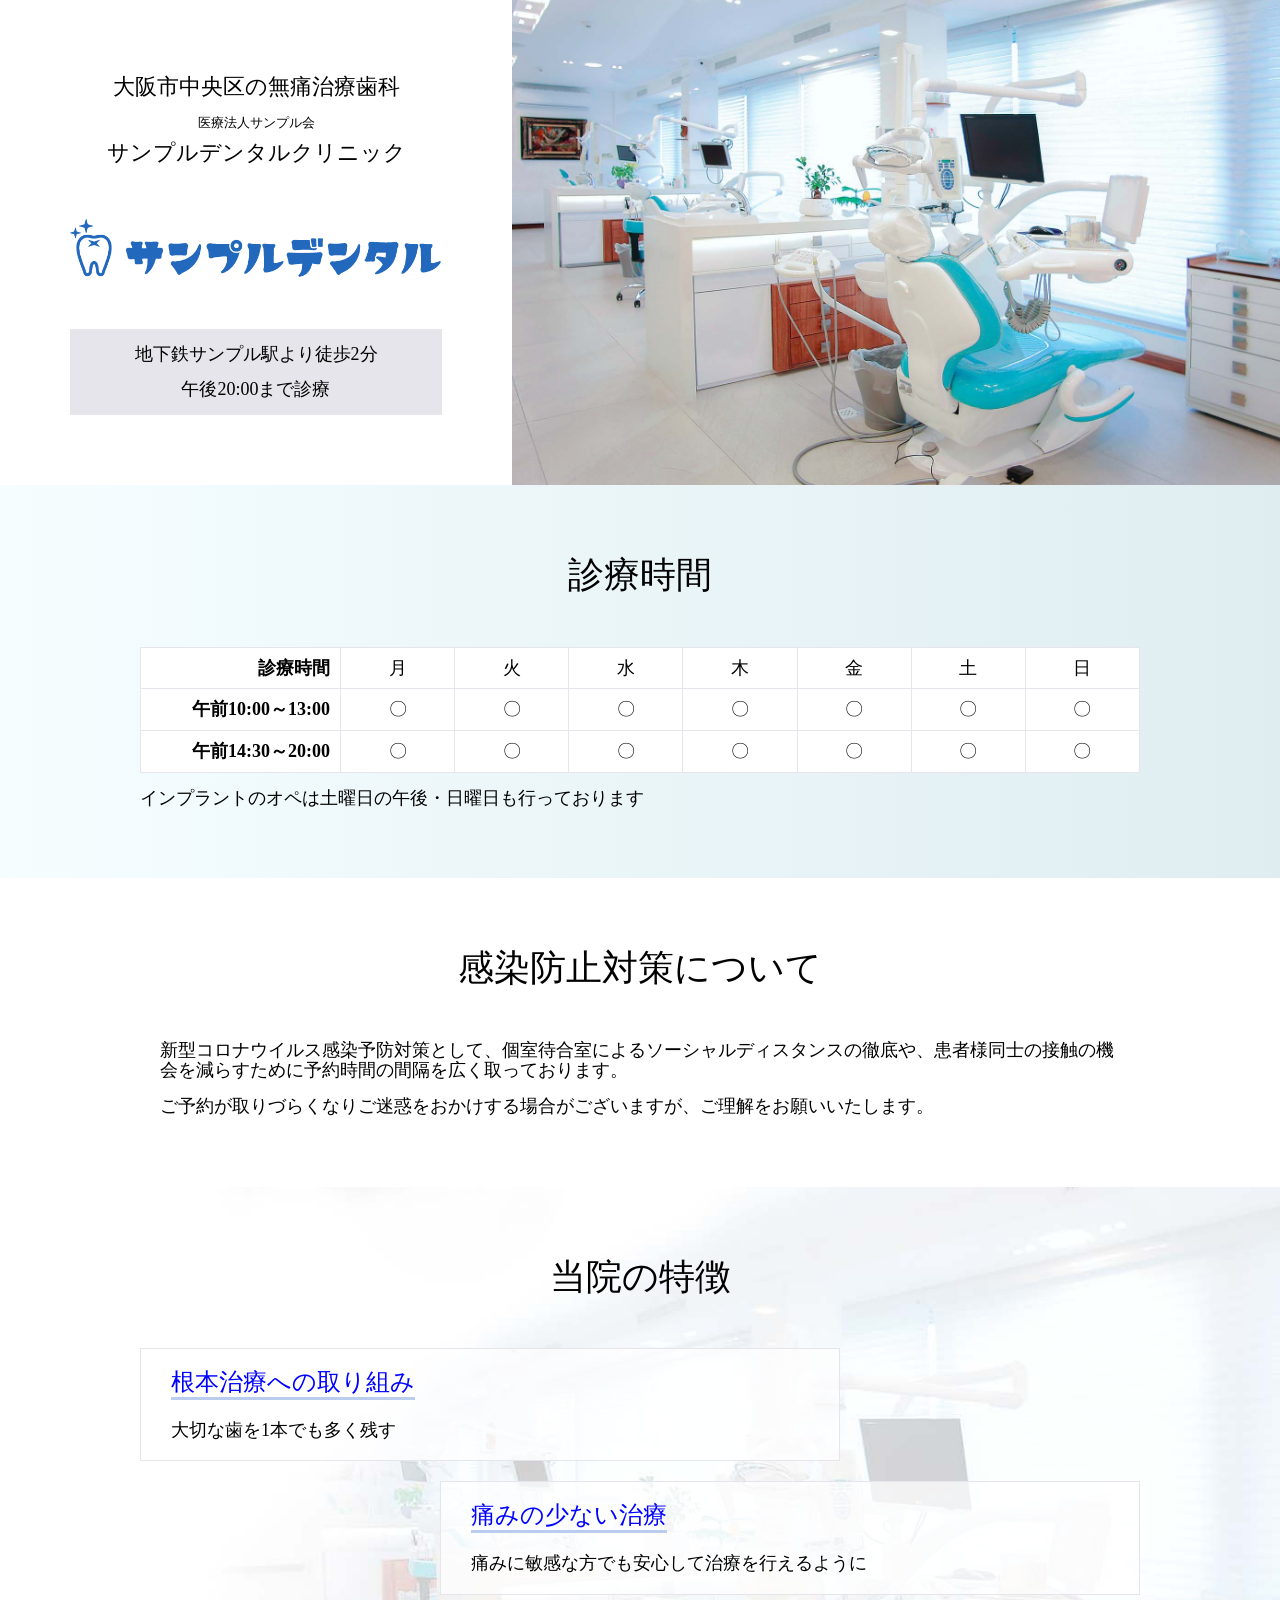
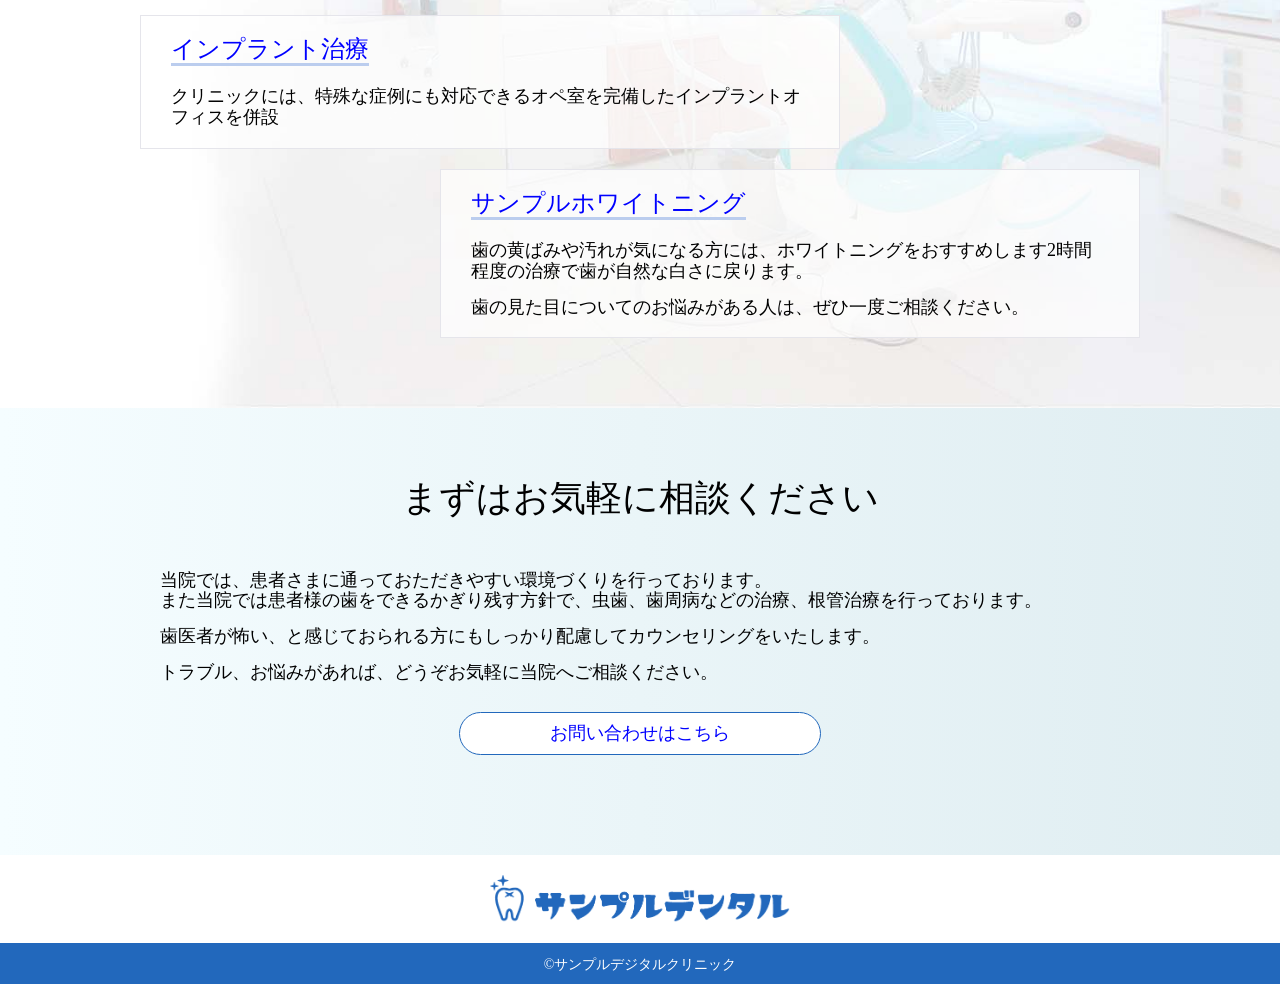
<file: assets/works/dentarukurinikku/index.html>
<!DOCTYPE html>
<html lang="ja">

<head>
    <meta charset="UTF-8">
    <meta name="viewport" content="width=device-width, initial-scale=1.0">
    <title>デンタルクリニック</title>
    <!-- リセット -->
    <link rel="stylesheet" href="access/css/destyle.css">

    <link rel="stylesheet" href="access/css/style.css">
</head>

<body>
    <header>
        <div class="title">
            <h1>大阪市中央区の無痛治療歯科<br>
                <span>医療法人サンプル会</span><br>
                サンプルデンタルクリニック
            </h1>
            <img src="access/img/logo.png" alt="ロゴ">
            <div class="toho">
                <p>地下鉄サンプル駅より徒歩2分</p>
                <p>午後20:00まで診療</p>
            </div>
        </div>
        <div class="KV"></div>
    </header>
    <main>
        <section class="zikan">
            <div class="inare">
                <h2>診療時間</h2>
                <table class="timeline">
                    <tr>
                        <th>診療時間</th>
                        <td>月</td>
                        <td>火</td>
                        <td>水</td>
                        <td>木</td>
                        <td>金</td>
                        <td>土</td>
                        <td>日</td>
                    </tr>
                    <tr>
                        <th>午前10:00～13:00</th>
                        <td>〇</td>
                        <td>〇</td>
                        <td>〇</td>
                        <td>〇</td>
                        <td>〇</td>
                        <td>〇</td>
                        <td>〇</td>
                    </tr>
                    <tr>
                        <th>午前14:30～20:00</th>
                        <td>〇</td>
                        <td>〇</td>
                        <td>〇</td>
                        <td>〇</td>
                        <td>〇</td>
                        <td>〇</td>
                        <td>〇</td>
                    </tr>
                </table>
                <p>インプラントのオペは土曜日の午後・日曜日も行っております</p>
            </div>
        </section>
        <section class="bousi">
            <div class="inare">
                <div class="inare-in">
                    <h2>感染防止対策について</h2>
                    <p>新型コロナウイルス感染予防対策として、個室待合室によるソーシャルディスタンスの徹底や、患者様同士の接触の機会を減らすために予約時間の間隔を広く取っております。</p>
                    <p>ご予約が取りづらくなりご迷惑をおかけする場合がございますが、ご理解をお願いいたします。</p>
                </div>
            </div>
        </section>
        <section class="tokutyou">
            <div class="inare">
                <h2>当院の特徴</h2>
                <ul>
                    <li>
                        <section>
                            <h3>根本治療への取り組み</h3>
                            <p>大切な歯を1本でも多く残す</p>
                        </section>
                    </li>
                    <li>
                        <section>
                            <h3>痛みの少ない治療</h3>
                            <p>痛みに敏感な方でも安心して治療を行えるように</p>
                        </section>
                    </li>
                    <li>
                        <section>
                            <h3>インプラント治療</h3>
                            <p>クリニックには、特殊な症例にも対応できるオペ室を完備したインプラントオフィスを併設</p>
                        </section>
                    </li>
                    <li>
                        <section>
                            <h3>サンプルホワイトニング</h3>
                            <p>歯の黄ばみや汚れが気になる方には、ホワイトニングをおすすめします2時間程度の治療で歯が自然な白さに戻ります。</p>
                            <p>歯の見た目についてのお悩みがある人は、ぜひ一度ご相談ください。</p>
                        </section>
                    </li>
                </ul>
            </div>
        </section>
        <section class="soudan">
            <div class="inare">
                <div class="inare-in">
                    <h2>まずはお気軽に相談ください</h2>
                    <p>当院では、患者さまに通っておただきやすい環境づくりを行っております。<br>
                        また当院では患者様の歯をできるかぎり残す方針で、虫歯、歯周病などの治療、根管治療を行っております。</p>
                    <p>歯医者が怖い、と感じておられる方にもしっかり配慮してカウンセリングをいたします。</p>
                    <p>トラブル、お悩みがあれば、どうぞお気軽に当院へご相談ください。</p>
                    <div class="contact">
                        <a href="#">お問い合わせはこちら</a>
                    </div>
                </div>
            </div>
        </section>
    </main>
    <footer>
        <div class="logo">
            <img src="access/img/logo.png" alt="ロゴ">
        </div>
        <div class="cpr">
            <small>©サンプルデジタルクリニック</small>
        </div>
    </footer>
</body>

</html>
</file>
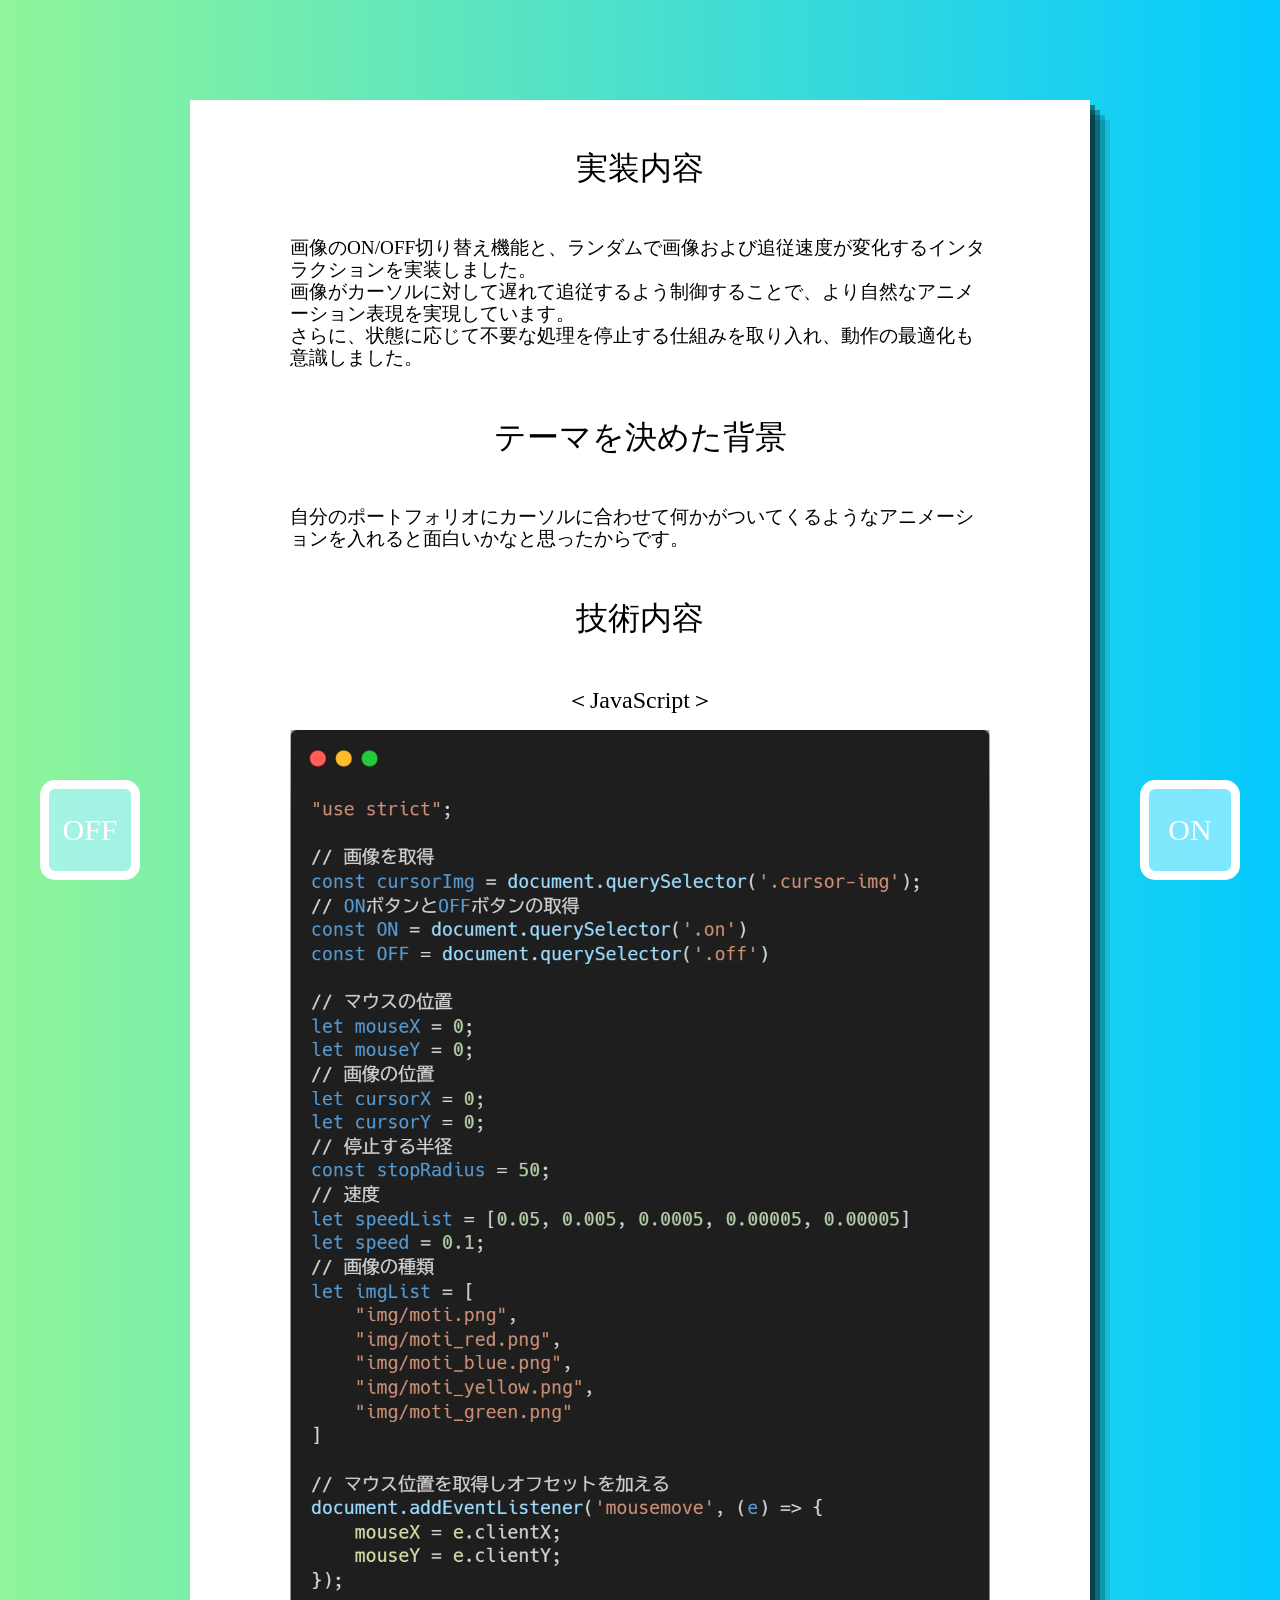
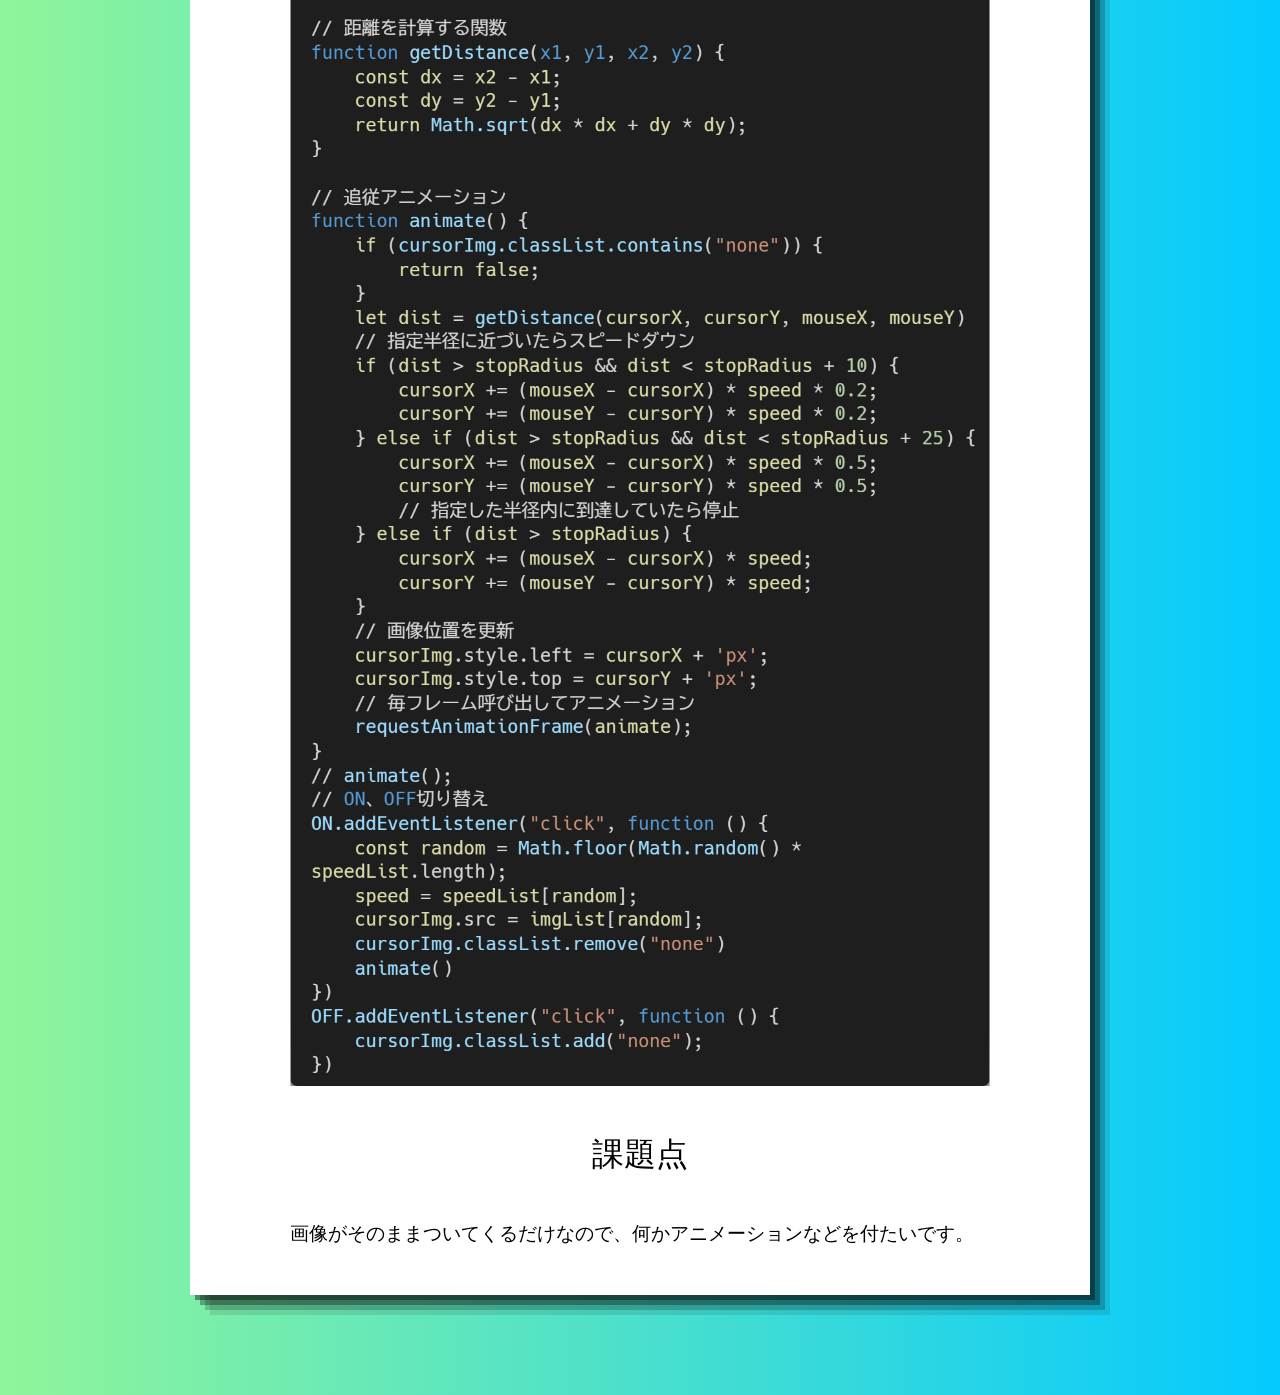
<file: assets/works/morning/index.html>
<!DOCTYPE html>
<html lang="ja">

<head>
    <meta charset="UTF-8">
    <meta name="viewport" content="width=device-width, initial-scale=1.0">
    <title>Document</title>

    <!-- リセット -->
    <link rel="stylesheet" href="css/destyle.css">
    <!-- カーソル -->
    <link rel="stylesheet" href="css/cursor.css">

    <link rel="stylesheet" href="css/style.css">
</head>

<body>
    <img alt="" class="cursor-img none">
    <div class="cursor-btn">
        <button class="on">ON</button>
        <button class="off">OFF</button>
    </div>
    <main>
        <div class="inare">
            <section>
                <h2>実装内容</h2>
                <p>画像のON/OFF切り替え機能と、ランダムで画像および追従速度が変化するインタラクションを実装しました。<br>
                画像がカーソルに対して遅れて追従するよう制御することで、より自然なアニメーション表現を実現しています。<br>
                さらに、状態に応じて不要な処理を停止する仕組みを取り入れ、動作の最適化も意識しました。</p>
            </section>
            <section>
                <h2>テーマを決めた背景</h2>
                <p>自分のポートフォリオにカーソルに合わせて何かがついてくるようなアニメーションを入れると面白いかなと思ったからです。</p>
            </section>
            <section class="technology">
                <h2>技術内容</h2>
                <ul>
                    <li>
                        <h3>＜JavaScript＞</h3>
                        <img src="img/js.png" alt="JavaScript">
                    </li>
                </ul>
            </section>
            <section>
                <h2>課題点</h2>
                <p>画像がそのままついてくるだけなので、何かアニメーションなどを付たいです。</p>
            </section>
        </div>
    </main>
    <script src="js/cursor.js"></script>
</body>

</html>
</file>
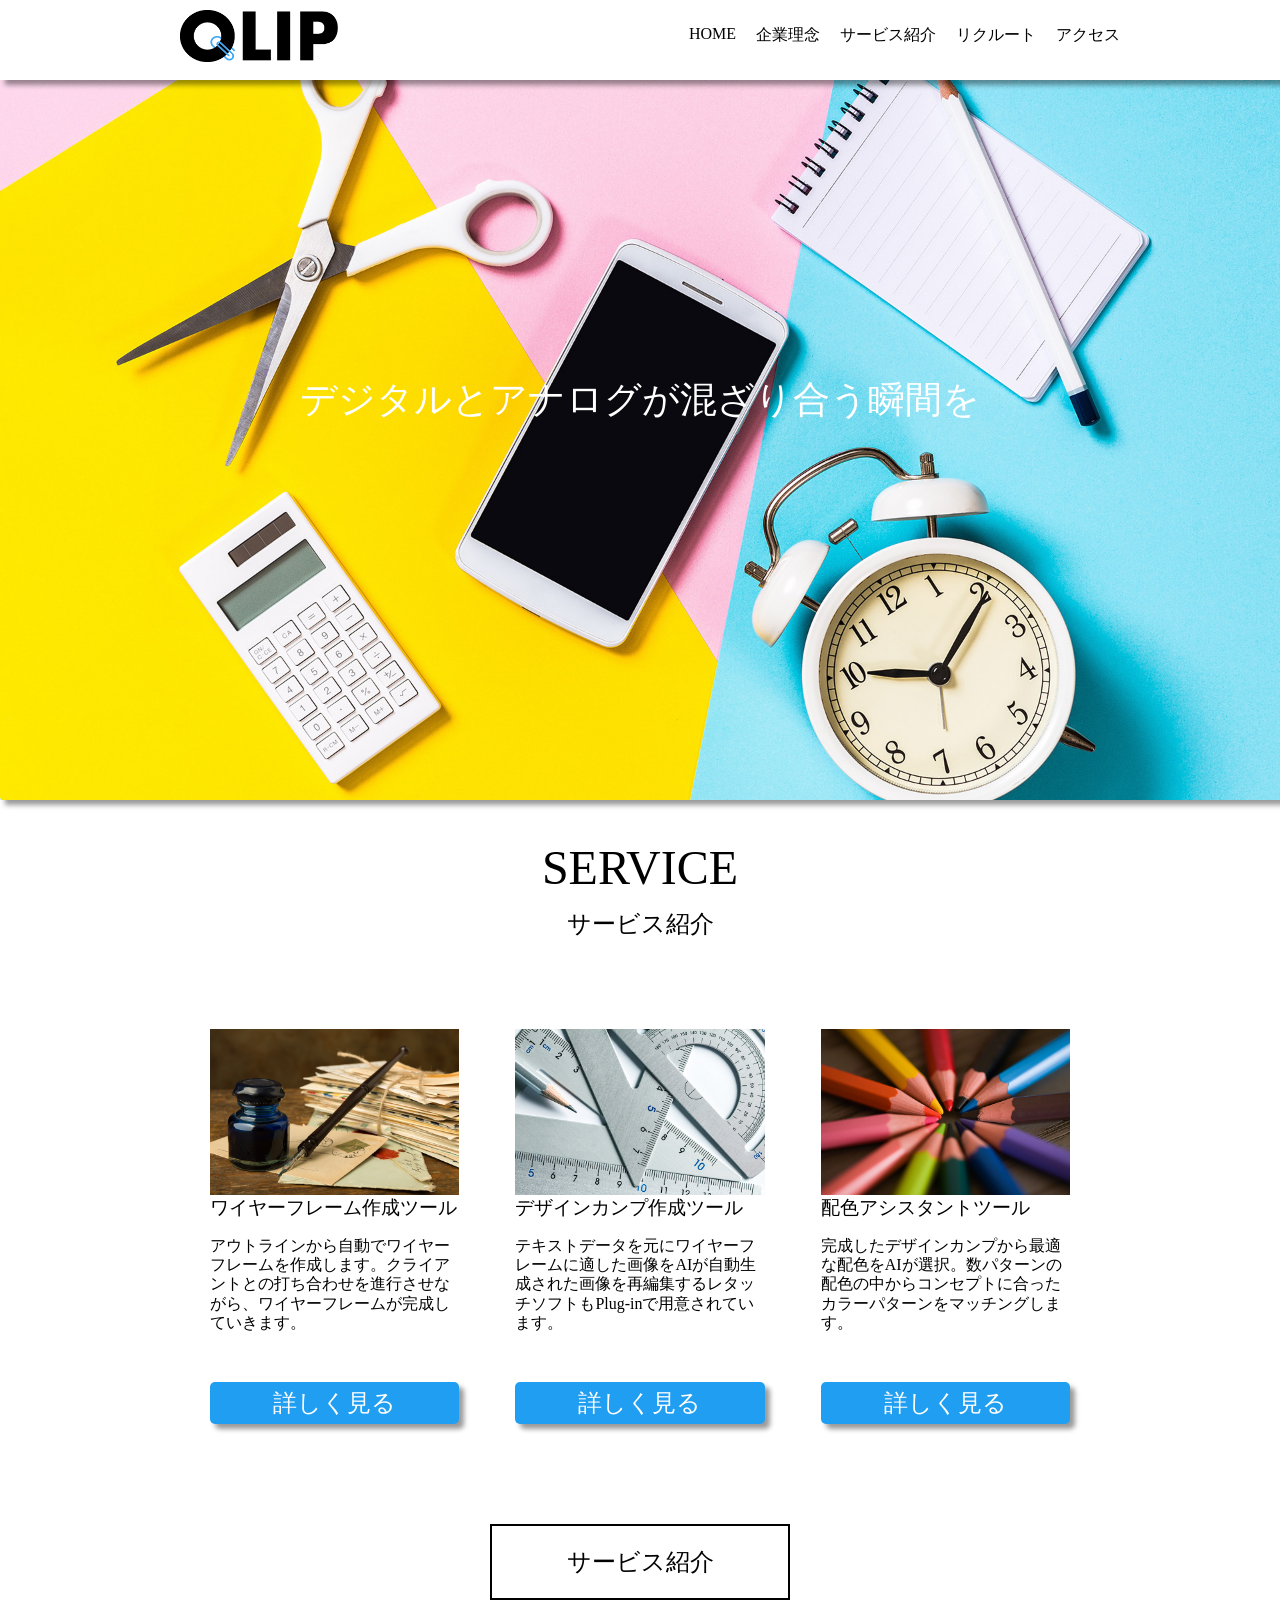
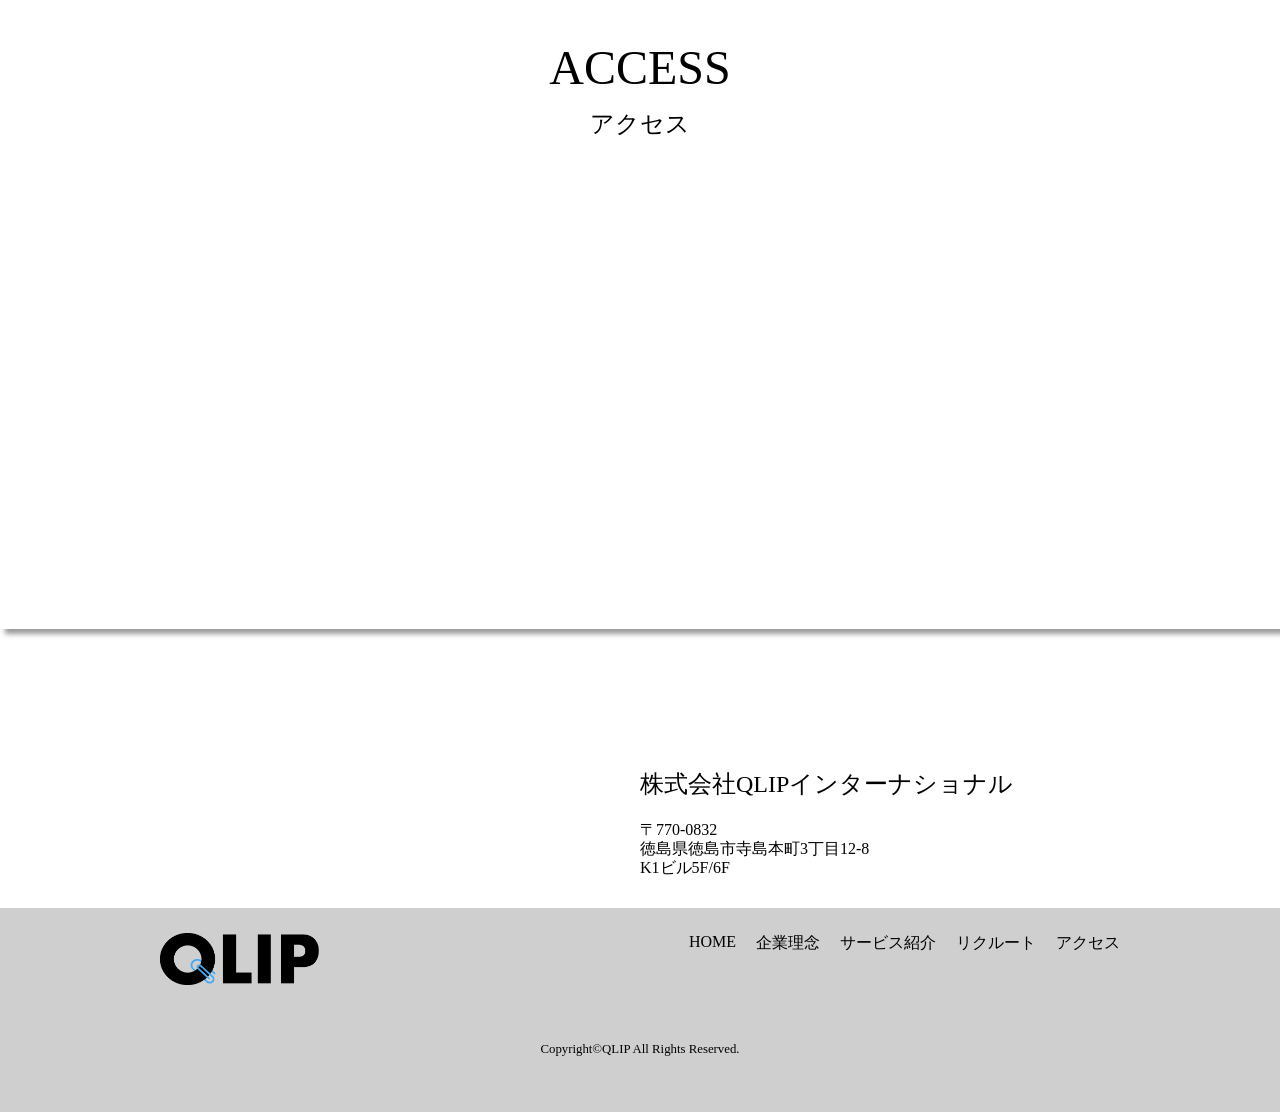
<file: assets/works/qlip/index.html>
<!DOCTYPE html>
<html lang="ja">

<head>
    <meta charset="UTF-8">
    <meta name="viewport" content="width=device-width, initial-scale=1.0">
    <title>QLIP</title>
    <!-- リセットCSS -->
    <link rel="stylesheet" href="css/ress.css">

    <link rel="stylesheet" href="css/stlye.css">
</head>

<body>
    <header>
        <div class="hea">
            <h1><img src="img/logo.png" alt="ロゴ"></h1>
            <div>
                <input type="checkbox" id="ba-ga-">
                <label for="ba-ga-" class="ba-ga-icon">&#9776;</label>
                <nav class="header">
                    <ul>
                        <li><a href="#">HOME</a></li>
                        <li><a href="#">企業理念</a></li>
                        <li><a href="#">サービス紹介</a></li>
                        <li><a href="#">リクルート</a></li>
                        <li><a href="#">アクセス</a></li>
                    </ul>
                </nav>
            </div>
        </div>
    </header>
    <main>
        <div class="KV">
            <p>
                デジタルと<br>アナログが<br>混ざり合う瞬間を
            </p>
        </div>
        <section class="SERVICE">
            <div class="taitoru">
                <h2>SERVICE</h2>
                <p>サービス紹介</p>
            </div>
            <div class="naiyou">
                <section class="waiya card">
                    <img src="img/service_pen.jpg" alt="ワイヤーフレーム">
                    <h3>ワイヤーフレーム作成ツール</h3>
                    <p>アウトラインから自動でワイヤーフレームを作成します。クライアントとの打ち合わせを進行させながら、ワイヤーフレームが完成していきます。</p>
                    <button>詳しく見る</button>
                </section>
                <section class="dezain card">
                    <img src="img/service_ruler.jpg" alt="デザインカンプ">
                    <h3>デザインカンプ作成ツール</h3>
                    <p>テキストデータを元にワイヤーフレームに適した画像をAIが自動生成された画像を再編集するレタッチソフトもPlug-inで用意されています。</p>
                    <button>詳しく見る</button>
                </section>
                <section class="haisyoku card">
                    <img src="img/service_pencil.jpg" alt="アシスタントツール">
                    <h3>配色アシスタントツール</h3>
                    <p>完成したデザインカンプから最適な配色をAIが選択。数パターンの配色の中からコンセプトに合ったカラーパターンをマッチングします。</p>
                    <button>詳しく見る</button>
                </section>
            </div>
            <button class="syoukai">サービス紹介</button>
        </section>
        <section class="ACCESS">
            <div class="taitoru">
                <h2>ACCESS</h2>
                <p>アクセス</p>
            </div>
            <section class="map">
                <iframe
                    src="https://www.google.com/maps/embed?pb=!1m18!1m12!1m3!1d3304.8420126212523!2d134.55244900000005!3d34.07356400000001!2m3!1f0!2f0!3f0!3m2!1i1024!2i768!4f13.1!3m3!1m2!1s0x35536d61a9b3083f%3A0x55449d0bb908b4b2!2z44Kv44Oq44OD44OX77yI77yx77ys77yp77yw77yJ44OX44Ot44Kw44Op44Of44Oz44Kw44K544Kv44O844Or!5e0!3m2!1sja!2sjp!4v1761885032293!5m2!1sja!2sjp"
                    width="600" height="450" style="border:0;" allowfullscreen="" loading="lazy"
                    referrerpolicy="no-referrer-when-downgrade"></iframe>
                <div class="juusyo">
                    <div id="jyuusyo">
                        <h3>株式会社QLIPインターナショナル</h3>
                        <p>
                            〒770-0832<br>
                            徳島県徳島市寺島本町3丁目12-8<br>
                            K1ビル5F/6F
                        </p>
                    </div>
                </div>
            </section>
        </section>
    </main>
    <footer>
        <div class="footerbg">
            <div class="footerlogo"><img src="img/logo.png" alt="ロゴ"></div>
            <nav class="footer">
                <ul>
                    <li><a href="#">HOME</a></li>
                    <li><a href="#">企業理念</a></li>
                    <li><a href="#">サービス紹介</a></li>
                    <li><a href="#">リクルート</a></li>
                    <li><a href="#">アクセス</a></li>
                </ul>
            </nav>
        </div>
        <div class="cpr">
            <small>
                Copyright©QLIP All Rights Reserved.
            </small>
        </div>

    </footer>
</body>

</html>
</file>
<file: assets/works/dentarukurinikku/access/css/destyle.css>
/*! destyle.css v4.0.1 | MIT License | https://github.com/nicolas-cusan/destyle.css */

/* Reset box-model and set borders */
/* ============================================ */

*,
::before,
::after {
  box-sizing: border-box;
  border-style: solid;
  border-width: 0;
  min-width: 0;
}

/* Document */
/* ============================================ */

/**
 * 1. Correct the line height in all browsers.
 * 2. Prevent adjustments of font size after orientation changes in iOS.
 * 3. Remove gray overlay on links for iOS.
 */

html {
  line-height: 1.15; /* 1 */
  -webkit-text-size-adjust: 100%; /* 2 */
  -webkit-tap-highlight-color: transparent; /* 3*/
}

/* Sections */
/* ============================================ */

/**
 * Remove the margin in all browsers.
 */

body {
  margin: 0;
}

/**
 * Render the `main` element consistently in IE.
 */

main {
  display: block;
}

/* Vertical rhythm */
/* ============================================ */

p,
table,
blockquote,
address,
pre,
iframe,
form,
figure,
dl {
  margin: 0;
}

/* Headings */
/* ============================================ */

h1,
h2,
h3,
h4,
h5,
h6 {
  font-size: inherit;
  font-weight: inherit;
  margin: 0;
}

/* Lists (enumeration) */
/* ============================================ */

ul,
ol {
  margin: 0;
  padding: 0;
  list-style: none;
}

/* Lists (definition) */
/* ============================================ */

dt {
  font-weight: bold;
}

dd {
  margin-left: 0;
}

/* Grouping content */
/* ============================================ */

/**
 * 1. Add the correct box sizing in Firefox.
 * 2. Show the overflow in Edge and IE.
 */

hr {
  box-sizing: content-box; /* 1 */
  height: 0; /* 1 */
  overflow: visible; /* 2 */
  border-top-width: 1px;
  margin: 0;
  clear: both;
  color: inherit;
}

/**
 * 1. Correct the inheritance and scaling of font size in all browsers.
 * 2. Correct the odd `em` font sizing in all browsers.
 */

pre {
  font-family: monospace, monospace; /* 1 */
  font-size: inherit; /* 2 */
}

address {
  font-style: inherit;
}

/* Text-level semantics */
/* ============================================ */

/**
 * Remove the gray background on active links in IE 10.
 */

a {
  background-color: transparent;
  text-decoration: none;
  color: inherit;
}

/**
 * 1. Remove the bottom border in Chrome 57-
 * 2. Add the correct text decoration in Chrome, Edge, IE, Opera, and Safari.
 */

abbr[title] {
  text-decoration: underline dotted; /* 2 */
}

/**
 * Add the correct font weight in Chrome, Edge, and Safari.
 */

b,
strong {
  font-weight: bolder;
}

/**
 * 1. Correct the inheritance and scaling of font size in all browsers.
 * 2. Correct the odd `em` font sizing in all browsers.
 */

code,
kbd,
samp {
  font-family: monospace, monospace; /* 1 */
  font-size: inherit; /* 2 */
}

/**
 * Add the correct font size in all browsers.
 */

small {
  font-size: 80%;
}

/**
 * Prevent `sub` and `sup` elements from affecting the line height in
 * all browsers.
 */

sub,
sup {
  font-size: 75%;
  line-height: 0;
  position: relative;
  vertical-align: baseline;
}

sub {
  bottom: -0.25em;
}

sup {
  top: -0.5em;
}

/* Replaced content */
/* ============================================ */

/**
 * Prevent vertical alignment issues.
 */

svg,
img,
embed,
object,
iframe {
  vertical-align: bottom;
}

/* Forms */
/* ============================================ */

/**
 * Reset form fields to make them styleable.
 * 1. Make form elements stylable across systems iOS especially.
 * 2. Inherit text-transform from parent.
 */

button,
input,
optgroup,
select,
textarea {
  -webkit-appearance: none; /* 1 */
  appearance: none;
  vertical-align: middle;
  color: inherit;
  font: inherit;
  background: transparent;
  padding: 0;
  margin: 0;
  border-radius: 0;
  text-align: inherit;
  text-transform: inherit; /* 2 */
}

/**
 * Correct cursors for clickable elements.
 */

button,
[type="button"],
[type="reset"],
[type="submit"] {
  cursor: pointer;
}

button:disabled,
[type="button"]:disabled,
[type="reset"]:disabled,
[type="submit"]:disabled {
  cursor: default;
}

/**
 * Improve outlines for Firefox and unify style with input elements & buttons.
 */

:-moz-focusring {
  outline: auto;
}

select:disabled {
  opacity: inherit;
}

/**
 * Remove padding
 */

option {
  padding: 0;
}

/**
 * Reset to invisible
 */

fieldset {
  margin: 0;
  padding: 0;
  min-width: 0;
}

legend {
  padding: 0;
}

/**
 * Add the correct vertical alignment in Chrome, Firefox, and Opera.
 */

progress {
  vertical-align: baseline;
}

/**
 * Remove the default vertical scrollbar in IE 10+.
 */

textarea {
  overflow: auto;
}

/**
 * Correct the cursor style of increment and decrement buttons in Chrome.
 */

[type="number"]::-webkit-inner-spin-button,
[type="number"]::-webkit-outer-spin-button {
  height: auto;
}

/**
 * Correct the outline style in Safari.
 */

[type="search"] {
  outline-offset: -2px; /* 1 */
}

/**
 * Remove the inner padding in Chrome and Safari on macOS.
 */

[type="search"]::-webkit-search-decoration {
  -webkit-appearance: none;
}

/**
 * 1. Correct the inability to style clickable types in iOS and Safari.
 * 2. Fix font inheritance.
 */

::-webkit-file-upload-button {
  -webkit-appearance: button; /* 1 */
  font: inherit; /* 2 */
}

/**
 * Fix appearance for Firefox
 */
[type="number"] {
  -moz-appearance: textfield;
}

/**
 * Clickable labels
 */

label[for] {
  cursor: pointer;
}

/* Interactive */
/* ============================================ */

/*
 * Add the correct display in Edge, IE 10+, and Firefox.
 */

details {
  display: block;
}

/*
 * Add the correct display in all browsers.
 */

summary {
  display: list-item;
}

/*
 * Remove outline for editable content.
 */

[contenteditable]:focus {
  outline: auto;
}

/* Tables */
/* ============================================ */

/**
1. Correct table border color inheritance in all Chrome and Safari.
*/

table {
  border-color: inherit; /* 1 */
  border-collapse: collapse;
}

caption {
  text-align: left;
}

td,
th {
  vertical-align: top;
  padding: 0;
}

th {
  text-align: left;
  font-weight: bold;
}
</file>
<file: assets/works/dentarukurinikku/access/css/style.css>
@charset "UTF-8";

html {
    font-size: 18px;
    font-family: serif;
}

h1 {
    font-size: clamp(1em, 6vw, 22px);
    line-height: 1.5em;
}

h1 span {
    font-size: 0.6em;
    line-height: 1em;
}

h2 {
    width: 100%;
    margin-bottom: 50px;
    font-size: clamp(1.5em, 6vw, 36px);
    text-align: center;
}

.inare {
    padding: 70px 0;
    margin: 0 auto;
    max-width: 1000px;
}

.inare-in {
    margin: 0 20px;
}

p+p {
    margin-top: 15px;
}

@media screen and (min-width: 768px) {
    h1 {
        font-size: clamp(1em, 1.9vw, 22px);
    }
}

/* ヘッダー */

.title {
    width: 100%;
    padding: 20px;
    text-align: center;
}

header img {
    width: 100%;
    margin: 50px 0;
}

.toho {
    padding: 15px 0;
    background-color: #e5e5eb;
}

.KV {
    width: 100%;
    height: 300px;
    background: url(../img/mainvisual.jpg) center center no-repeat;
    background-size: 120%;
}

@media screen and (min-width: 768px) {
    header {
        display: flex;
        justify-content: center;
    }

    .title {
        width: 40%;
        padding: 50px;
    }

    .KV {
        width: 60%;
        height: auto;
    }
}

@media screen and (min-width: 1000px) {
    .title {
        padding: 70px;
    }
}

/* 診療時間 */

.zikan {
    background: linear-gradient(to right, rgba(245, 253, 255, 1), rgba(223, 237, 241, 1));
}

.timeline {
    width: 100%;
    border: 1px solid #e5e5eb;
    border-collapse: collapse;
    background-color: #fff;
}

.timeline tr {
    width: 100%;
}

.timeline th {
    width: clamp(60px, 20vw, 200px);
    text-align: right;
}

.timeline td {
    text-align: center;
    vertical-align: middle;
}

.timeline th,
.timeline td {
    padding: 5px;
    border: 1px solid #e5e5eb;
}

.zikan p {
    margin-top: 15px;
}

@media screen and (min-width: 768px) {

    .timeline th,
    .timeline td {
        padding: 10px;
    }
}

/* 感染防止対策について */

/* 当院の特徴 */

.tokutyou {
    background: url(../img/bg_room.jpg) calc(100% - 20%) center no-repeat;
    background-size: auto 100%;
    background-clip: content-box;
    overflow: hidden;
}

h3 {
    color: blue;
    border-bottom: 3px solid #bbcdee;
    font-size: 24px;
    display: inline-block;
}

.tokutyou section {
    padding: 20px 30px;
    background-color: rgba(255, 255, 255, 0.7);
    border: 1px solid #e5e5eb;
}

.tokutyou li+li {
    margin-top: 20px;
}

.tokutyou h3+p {
    margin-top: 20px;
}

@media screen and (min-width: 768px) {
    .tokutyou section {
        width: 700px;
    }

    .tokutyou li:nth-child(even) {
        display: flex;
        justify-content: flex-end;
    }
}

/* お問い合わせ */
.soudan {
    background: linear-gradient(to right, rgba(245, 253, 255, 1), rgba(223, 237, 241, 1));
}

.contact {
    margin: 30px 0;
    display: flex;
    justify-content: center;
}

.contact a {
    padding: 10px 40px;
    border: 1px solid #2268bc;
    border-radius: 30px;
    color: blue;
    background-color: #fff;
    transition: 0.7s;
}

.contact a:hover {
    background-color: #bbcdee;
}

@media screen and (min-width: 768px) {
    .contact a {
        padding: 10px 90px;
    }
}

/* フッター */
footer .logo {
    margin: 20px 0;
    text-align: center;
}

footer .logo img {
    max-width: 300px;
    width: 100%;
}

.cpr {
    padding: 10px 0;
    text-align: center;
    background-color: #2268bc;
}

.cpr small {
    font-size: 14px;
    color: #fff;
}
</file>
<file: assets/works/morning/css/destyle.css>
/*! destyle.css v4.0.1 | MIT License | https://github.com/nicolas-cusan/destyle.css */

/* Reset box-model and set borders */
/* ============================================ */

*,
::before,
::after {
  box-sizing: border-box;
  border-style: solid;
  border-width: 0;
  min-width: 0;
}

/* Document */
/* ============================================ */

/**
 * 1. Correct the line height in all browsers.
 * 2. Prevent adjustments of font size after orientation changes in iOS.
 * 3. Remove gray overlay on links for iOS.
 */

html {
  line-height: 1.15; /* 1 */
  -webkit-text-size-adjust: 100%; /* 2 */
  -webkit-tap-highlight-color: transparent; /* 3*/
}

/* Sections */
/* ============================================ */

/**
 * Remove the margin in all browsers.
 */

body {
  margin: 0;
}

/**
 * Render the `main` element consistently in IE.
 */

main {
  display: block;
}

/* Vertical rhythm */
/* ============================================ */

p,
table,
blockquote,
address,
pre,
iframe,
form,
figure,
dl {
  margin: 0;
}

/* Headings */
/* ============================================ */

h1,
h2,
h3,
h4,
h5,
h6 {
  font-size: inherit;
  font-weight: inherit;
  margin: 0;
}

/* Lists (enumeration) */
/* ============================================ */

ul,
ol {
  margin: 0;
  padding: 0;
  list-style: none;
}

/* Lists (definition) */
/* ============================================ */

dt {
  font-weight: bold;
}

dd {
  margin-left: 0;
}

/* Grouping content */
/* ============================================ */

/**
 * 1. Add the correct box sizing in Firefox.
 * 2. Show the overflow in Edge and IE.
 */

hr {
  box-sizing: content-box; /* 1 */
  height: 0; /* 1 */
  overflow: visible; /* 2 */
  border-top-width: 1px;
  margin: 0;
  clear: both;
  color: inherit;
}

/**
 * 1. Correct the inheritance and scaling of font size in all browsers.
 * 2. Correct the odd `em` font sizing in all browsers.
 */

pre {
  font-family: monospace, monospace; /* 1 */
  font-size: inherit; /* 2 */
}

address {
  font-style: inherit;
}

/* Text-level semantics */
/* ============================================ */

/**
 * Remove the gray background on active links in IE 10.
 */

a {
  background-color: transparent;
  text-decoration: none;
  color: inherit;
}

/**
 * 1. Remove the bottom border in Chrome 57-
 * 2. Add the correct text decoration in Chrome, Edge, IE, Opera, and Safari.
 */

abbr[title] {
  text-decoration: underline dotted; /* 2 */
}

/**
 * Add the correct font weight in Chrome, Edge, and Safari.
 */

b,
strong {
  font-weight: bolder;
}

/**
 * 1. Correct the inheritance and scaling of font size in all browsers.
 * 2. Correct the odd `em` font sizing in all browsers.
 */

code,
kbd,
samp {
  font-family: monospace, monospace; /* 1 */
  font-size: inherit; /* 2 */
}

/**
 * Add the correct font size in all browsers.
 */

small {
  font-size: 80%;
}

/**
 * Prevent `sub` and `sup` elements from affecting the line height in
 * all browsers.
 */

sub,
sup {
  font-size: 75%;
  line-height: 0;
  position: relative;
  vertical-align: baseline;
}

sub {
  bottom: -0.25em;
}

sup {
  top: -0.5em;
}

/* Replaced content */
/* ============================================ */

/**
 * Prevent vertical alignment issues.
 */

svg,
img,
embed,
object,
iframe {
  vertical-align: bottom;
}

/* Forms */
/* ============================================ */

/**
 * Reset form fields to make them styleable.
 * 1. Make form elements stylable across systems iOS especially.
 * 2. Inherit text-transform from parent.
 */

button,
input,
optgroup,
select,
textarea {
  -webkit-appearance: none; /* 1 */
  appearance: none;
  vertical-align: middle;
  color: inherit;
  font: inherit;
  background: transparent;
  padding: 0;
  margin: 0;
  border-radius: 0;
  text-align: inherit;
  text-transform: inherit; /* 2 */
}

/**
 * Correct cursors for clickable elements.
 */

button,
[type="button"],
[type="reset"],
[type="submit"] {
  cursor: pointer;
}

button:disabled,
[type="button"]:disabled,
[type="reset"]:disabled,
[type="submit"]:disabled {
  cursor: default;
}

/**
 * Improve outlines for Firefox and unify style with input elements & buttons.
 */

:-moz-focusring {
  outline: auto;
}

select:disabled {
  opacity: inherit;
}

/**
 * Remove padding
 */

option {
  padding: 0;
}

/**
 * Reset to invisible
 */

fieldset {
  margin: 0;
  padding: 0;
  min-width: 0;
}

legend {
  padding: 0;
}

/**
 * Add the correct vertical alignment in Chrome, Firefox, and Opera.
 */

progress {
  vertical-align: baseline;
}

/**
 * Remove the default vertical scrollbar in IE 10+.
 */

textarea {
  overflow: auto;
}

/**
 * Correct the cursor style of increment and decrement buttons in Chrome.
 */

[type="number"]::-webkit-inner-spin-button,
[type="number"]::-webkit-outer-spin-button {
  height: auto;
}

/**
 * Correct the outline style in Safari.
 */

[type="search"] {
  outline-offset: -2px; /* 1 */
}

/**
 * Remove the inner padding in Chrome and Safari on macOS.
 */

[type="search"]::-webkit-search-decoration {
  -webkit-appearance: none;
}

/**
 * 1. Correct the inability to style clickable types in iOS and Safari.
 * 2. Fix font inheritance.
 */

::-webkit-file-upload-button {
  -webkit-appearance: button; /* 1 */
  font: inherit; /* 2 */
}

/**
 * Fix appearance for Firefox
 */
[type="number"] {
  -moz-appearance: textfield;
}

/**
 * Clickable labels
 */

label[for] {
  cursor: pointer;
}

/* Interactive */
/* ============================================ */

/*
 * Add the correct display in Edge, IE 10+, and Firefox.
 */

details {
  display: block;
}

/*
 * Add the correct display in all browsers.
 */

summary {
  display: list-item;
}

/*
 * Remove outline for editable content.
 */

[contenteditable]:focus {
  outline: auto;
}

/* Tables */
/* ============================================ */

/**
1. Correct table border color inheritance in all Chrome and Safari.
*/

table {
  border-color: inherit; /* 1 */
  border-collapse: collapse;
}

caption {
  text-align: left;
}

td,
th {
  vertical-align: top;
  padding: 0;
}

th {
  text-align: left;
  font-weight: bold;
}
</file>
<file: assets/works/morning/css/cursor.css>
@charset "UFT-8";

body {
    cursor: crosshair;
}

.cursor-img {
    width: 30px;
    height: 30px;
    position: fixed;
    pointer-events: none;
    transform: translate(-50%, -50%);
}

.none{
    display: none;
}

.cursor-btn .on,
.cursor-btn .off {
    width: 100px;
    height: 100px;
    border: 0.3em solid #fff;
    border-radius: 0.5em;
    color: #fff;
    box-sizing: border-box;
    background-color: rgba(177, 242, 255, 0.7);
    text-align: center;
    font-size: 30px;
    transition: 0.5s;
}

.cursor-btn .on {
    position: fixed;
    right: 40px;
    bottom: 20px;
}

.cursor-btn .off {
    position: fixed;
    left: 40px;
    bottom: 20px;
}
</file>
<file: assets/works/morning/css/style.css>
@charset "UTF-8";

/* 見出し */
h2 {
    width: 100%;
    padding: 50px 0;
    text-align: center;
    font-size: 2em;
}

h3 {
    width: 100%;
    margin-bottom: 15px;
    text-align: center;
    font-size: 1.5em;

}

/* 本文 */
p {
    font-size: 1.2em;
}

/* 背景 */
main {
    padding: 100px 0;
    background-image: linear-gradient(90deg, rgba(144, 245, 154, 1), rgba(4, 202, 255, 1));
}

.inare {
    max-width: 900px;
    margin: 0 auto;
    padding: 0 100px;
    background-color: #fff;
    box-shadow: 5px 5px 0px 0px rgba(0, 0, 0, 0.4), 10px 10px 0px 0px rgba(0, 0, 0, 0.3), 15px 15px 0px 0px rgba(0, 0, 0, 0.2), 20px 20px 0px 0px rgba(0, 0, 0, 0.1);
}

.inare:last-child {
    padding-bottom: 50px;
}

/* 技術内容 */

.technology img {
    width: 100%;
    height: auto;
}
</file>
<file: assets/works/qlip/css/ress.css>
/* resset.dev • v5.0.2 */

/* # =================================================================
   # Global selectors
   # ================================================================= */

html {
  box-sizing: border-box;
  -webkit-text-size-adjust: 100%; /* Prevent adjustments of font size after orientation changes in iOS */
  word-break: normal;
  -moz-tab-size: 4;
  tab-size: 4;
}

*,
::before,
::after {
  background-repeat: no-repeat; /* Set `background-repeat: no-repeat` to all elements and pseudo elements */
  box-sizing: inherit;
}

::before,
::after {
  text-decoration: inherit; /* Inherit text-decoration and vertical align to ::before and ::after pseudo elements */
  vertical-align: inherit;
}

* {
  padding: 0; /* Reset `padding` and `margin` of all elements */
  margin: 0;
}

/* # =================================================================
   # General elements
   # ================================================================= */

hr {
  overflow: visible; /* Show the overflow in Edge and IE */
  height: 0; /* Add the correct box sizing in Firefox */
  color: inherit; /* Correct border color in Firefox. */
}

details,
main {
  display: block; /* Render the `main` element consistently in IE. */
}

summary {
  display: list-item; /* Add the correct display in all browsers */
}

small {
  font-size: 80%; /* Set font-size to 80% in `small` elements */
}

[hidden] {
  display: none; /* Add the correct display in IE */
}

abbr[title] {
  border-bottom: none; /* Remove the bottom border in Chrome 57 */
  /* Add the correct text decoration in Chrome, Edge, IE, Opera, and Safari */
  text-decoration: underline;
  text-decoration: underline dotted;
}

a {
  background-color: transparent; /* Remove the gray background on active links in IE 10 */
}

a:active,
a:hover {
  outline-width: 0; /* Remove the outline when hovering in all browsers */
}

code,
kbd,
pre,
samp {
  font-family: monospace, monospace; /* Specify the font family of code elements */
}

pre {
  font-size: 1em; /* Correct the odd `em` font sizing in all browsers */
}

b,
strong {
  font-weight: bolder; /* Add the correct font weight in Chrome, Edge, and Safari */
}

/* https://gist.github.com/unruthless/413930 */
sub,
sup {
  font-size: 75%;
  line-height: 0;
  position: relative;
  vertical-align: baseline;
}

sub {
  bottom: -0.25em;
}

sup {
  top: -0.5em;
}

table {
  border-color: inherit; /* Correct border color in all Chrome, Edge, and Safari. */
  text-indent: 0; /* Remove text indentation in Chrome, Edge, and Safari */
}

iframe {
  border-style: none;
}

/* # =================================================================
   # Forms
   # ================================================================= */

input {
  border-radius: 0;
}

[type='number']::-webkit-inner-spin-button,
[type='number']::-webkit-outer-spin-button {
  height: auto; /* Correct the cursor style of increment and decrement buttons in Chrome */
}

[type='search'] {
  -webkit-appearance: textfield; /* Correct the odd appearance in Chrome and Safari */
  outline-offset: -2px; /* Correct the outline style in Safari */
}

[type='search']::-webkit-search-decoration {
  -webkit-appearance: none; /* Remove the inner padding in Chrome and Safari on macOS */
}

textarea {
  overflow: auto; /* Internet Explorer 11+ */
  resize: vertical; /* Specify textarea resizability */
}

button,
input,
optgroup,
select,
textarea {
  font: inherit; /* Specify font inheritance of form elements */
}

optgroup {
  font-weight: bold; /* Restore the font weight unset by the previous rule */
}

button {
  overflow: visible; /* Address `overflow` set to `hidden` in IE 8/9/10/11 */
}

button,
select {
  text-transform: none; /* Firefox 40+, Internet Explorer 11- */
}

/* Apply cursor pointer to button elements */
button,
[type='button'],
[type='reset'],
[type='submit'],
[role='button'] {
  cursor: pointer;
}

/* Remove inner padding and border in Firefox 4+ */
button::-moz-focus-inner,
[type='button']::-moz-focus-inner,
[type='reset']::-moz-focus-inner,
[type='submit']::-moz-focus-inner {
  border-style: none;
  padding: 0;
}

/* Replace focus style removed in the border reset above */
button:-moz-focusring,
[type='button']::-moz-focus-inner,
[type='reset']::-moz-focus-inner,
[type='submit']::-moz-focus-inner {
  outline: 1px dotted ButtonText;
}

button,
html [type='button'], /* Prevent a WebKit bug where (2) destroys native `audio` and `video`controls in Android 4 */
[type='reset'],
[type='submit'] {
  -webkit-appearance: button; /* Correct the inability to style clickable types in iOS */
}

/* Remove the default button styling in all browsers */
button,
input,
select,
textarea {
  background-color: transparent;
  border-style: none;
}

a:focus,
button:focus,
input:focus,
select:focus,
textarea:focus {
  outline-width: 0;
}

/* Style select like a standard input */
select {
  -moz-appearance: none; /* Firefox 36+ */
  -webkit-appearance: none; /* Chrome 41+ */
}

select::-ms-expand {
  display: none; /* Internet Explorer 11+ */
}

select::-ms-value {
  color: currentColor; /* Internet Explorer 11+ */
}

legend {
  border: 0; /* Correct `color` not being inherited in IE 8/9/10/11 */
  color: inherit; /* Correct the color inheritance from `fieldset` elements in IE */
  display: table; /* Correct the text wrapping in Edge and IE */
  max-width: 100%; /* Correct the text wrapping in Edge and IE */
  white-space: normal; /* Correct the text wrapping in Edge and IE */
  max-width: 100%; /* Correct the text wrapping in Edge 18- and IE */
}

::-webkit-file-upload-button {
  /* Correct the inability to style clickable types in iOS and Safari */
  -webkit-appearance: button;
  color: inherit;
  font: inherit; /* Change font properties to `inherit` in Chrome and Safari */
}

/* Replace pointer cursor in disabled elements */
[disabled] {
  cursor: default;
}

/* # =================================================================
   # Specify media element style
   # ================================================================= */

img {
  border-style: none; /* Remove border when inside `a` element in IE 8/9/10 */
}

/* Add the correct vertical alignment in Chrome, Firefox, and Opera */
progress {
  vertical-align: baseline;
}

/* # =================================================================
   # Accessibility
   # ================================================================= */

/* Specify the progress cursor of updating elements */
[aria-busy='true'] {
  cursor: progress;
}

/* Specify the pointer cursor of trigger elements */
[aria-controls] {
  cursor: pointer;
}

/* Specify the unstyled cursor of disabled, not-editable, or otherwise inoperable elements */
[aria-disabled='true'] {
  cursor: default;
}
</file>
<file: assets/works/qlip/css/stlye.css>
@charset "utf-8";
p{
    line-height: 1.2em;
}
main{
    text-align: center;
}
li{
    list-style: none;
}
a{
    color: black;
    text-decoration: none;
}
a:hover{
    color: #720000;
    opacity: 0.7;
}
button:hover{
    opacity: 0.7;
}
/* header */
header{
    width: 100%;
    height: fit-content;
    background-color: #fff;
    box-shadow: 5px 5px 5px 0px rgba(0, 0, 0, 0.4);
    position: fixed;
    left: 0;
    top: 0;
}
.hea{
    display: flex;
    justify-content: space-between;
}
header h1{
    width: 100%;
}
.hea img{
    margin: 10px 20px;
    width: 33%;
}
@media screen and (min-width: 768px){
    .hea{
        max-width: 960px;
        margin: 0 auto;
    }
    .hea h1{
        width: 50%;
    }
}

/* ナビ */
.header{
    display: none;
}
#ba-ga-:checked+.ba-ga-icon+.header{
    display: block;
}
.header a{
    padding: 25px 0;
    display: block;
}
@media screen and (min-width: 768px){
    .header{
        display: inline;
    }
    .header ul{
        display: flex;
    }
    #ba-ga-,.ba-ga-icon{
        display: none;
    }
        .hea li:not(:first-child){
        padding-left: 20px;
    }
}
/* キービジュアル */
.KV{
    height: 800px;
    background: url(../img/kv.jpg) center center no-repeat;
    background-size: auto 100%;
    background-position: top;
    box-shadow: 5px 5px 5px 0px rgba(0, 0, 0, 0.4);
    display: flex;
    flex-direction: column;
    justify-content: center;
}

.KV p{
    margin: 0 auto;
    color: #fff;
    font-size: 2.3em;
    font-family: serif;
    line-height: 2em;
    text-align: left;
}
@media screen and (min-width: 768px){
    .KV{
    background-size: cover;
    }
    .KV br{
        display: none;
    }
}
/* 見出し */
.taitoru{
    padding: 40px;
}
.taitoru h2{
    font-size: 2em;
    font-weight: normal;
}
.taitoru p{
margin-top: 5px;
}
@media screen and (min-width: 768px){
    .taitoru h2{
        font-size: 3em;
    }
    .taitoru p{
        margin-top: 15px;
        font-size: 1.5em;
    }
}
/* サービス紹介内容 */
.naiyou{
    width: 100%;
    padding: 50px;
}
.naiyou img{
    max-width: 100%;
}
.naiyou h3,
.naiyou p{
    text-align: left;
}
.naiyou h3{
    font-weight: normal;
}
.naiyou p{
    margin-top: 15px;
}
.card{
    display: flex;
    justify-content: space-between;
    flex-direction: column;
}
.naiyou button{
    width: 100%;
    margin: 50px 0;
    padding: 5px 0;
    border-radius: 5px;
    color: #fff;
    background-color: rgb(32, 158, 242);
    display: block;
    font-size: 1.5em;
    box-shadow: 5px 5px 5px 0px rgba(0, 0, 0, 0.4);
}
.syoukai{
    width: 90%;
    padding: 20px 0;
    border: 2px solid black;
    font-size: 1.5em;
    transition: 1s;
}
.syoukai:hover{
    color: #fff;
    background-color: rgb(32, 158, 242);
    border-color: transparent;
    border-width: 0;
    box-shadow: 5px 5px 5px 0px rgba(0, 0, 0, 0.4);
    opacity: 1;
}
@media screen and (min-width: 768px){
    .SERVICE{
        margin: 0 auto;
        max-width: 960px;
    }
    .naiyou{
        display: flex;
        justify-content: space-between;
        align-items: stretch;
    }
    .card{
        width: 28.9817%;
    }
    .syoukai{
        width: 300px;
    }
}
/* アクセス内容 */
.ACCESS{
    margin-bottom: 30px;
}
.map iframe{
    width: 100%;
    margin-bottom: 15px;
    box-shadow: 5px 5px 5px 0px rgba(0, 0, 0, 0.4);
}
.juusyo{
    padding: 0 15px;
}
#jyuusyo h3{
    margin: 20px 0;
    text-align: left;
    font-weight: normal;
}
#jyuusyo p{
    text-align: right;
}
@media screen and (min-width: 768px){
    .juusyo{
        margin-top: 100px;
        height: 130px;
        position: relative;
    }
    #jyuusyo{
        position: absolute;
        top: 0;
        left: 50%;
    }
    #jyuusyo h3{
        font-size: 1.5em;
    }
    #jyuusyo p{
        text-align: left;
    }
}
/* Footer */
footer{
    padding-bottom: 30px;
}
footer{
    background-color: rgb(207, 207, 207);
}
.footerlogo{
    display: none;
}
.footer{
    padding: 0 15px;
}
.footer li{
    border-bottom: 1px solid black;
}
.footer a{
    padding: 25px 0;
    display: block;
}
.cpr{
    padding: 25px;
    text-align: center;
}
@media screen and (min-width: 768px){
    .footerbg{
        margin: 0 auto;
        max-width: 960px;
        display: flex;
        justify-content: flex-start;

    }
    .footerlogo{
        padding: 25px 0;
        /* width: 50%; */
        display: inline;
        flex-grow: 1;
    }
    .footerlogo img{
        width: 30%;
    }
    .footer{
        /* width: 100%; */
        padding: 0;
    }
    .footer ul{
        flex-grow: 1;
        display: flex;
    }
    .footer li{
        border: none;
    }
    .footer li:not(:first-child){
        padding-left: 20px;
    }
}
</file>
